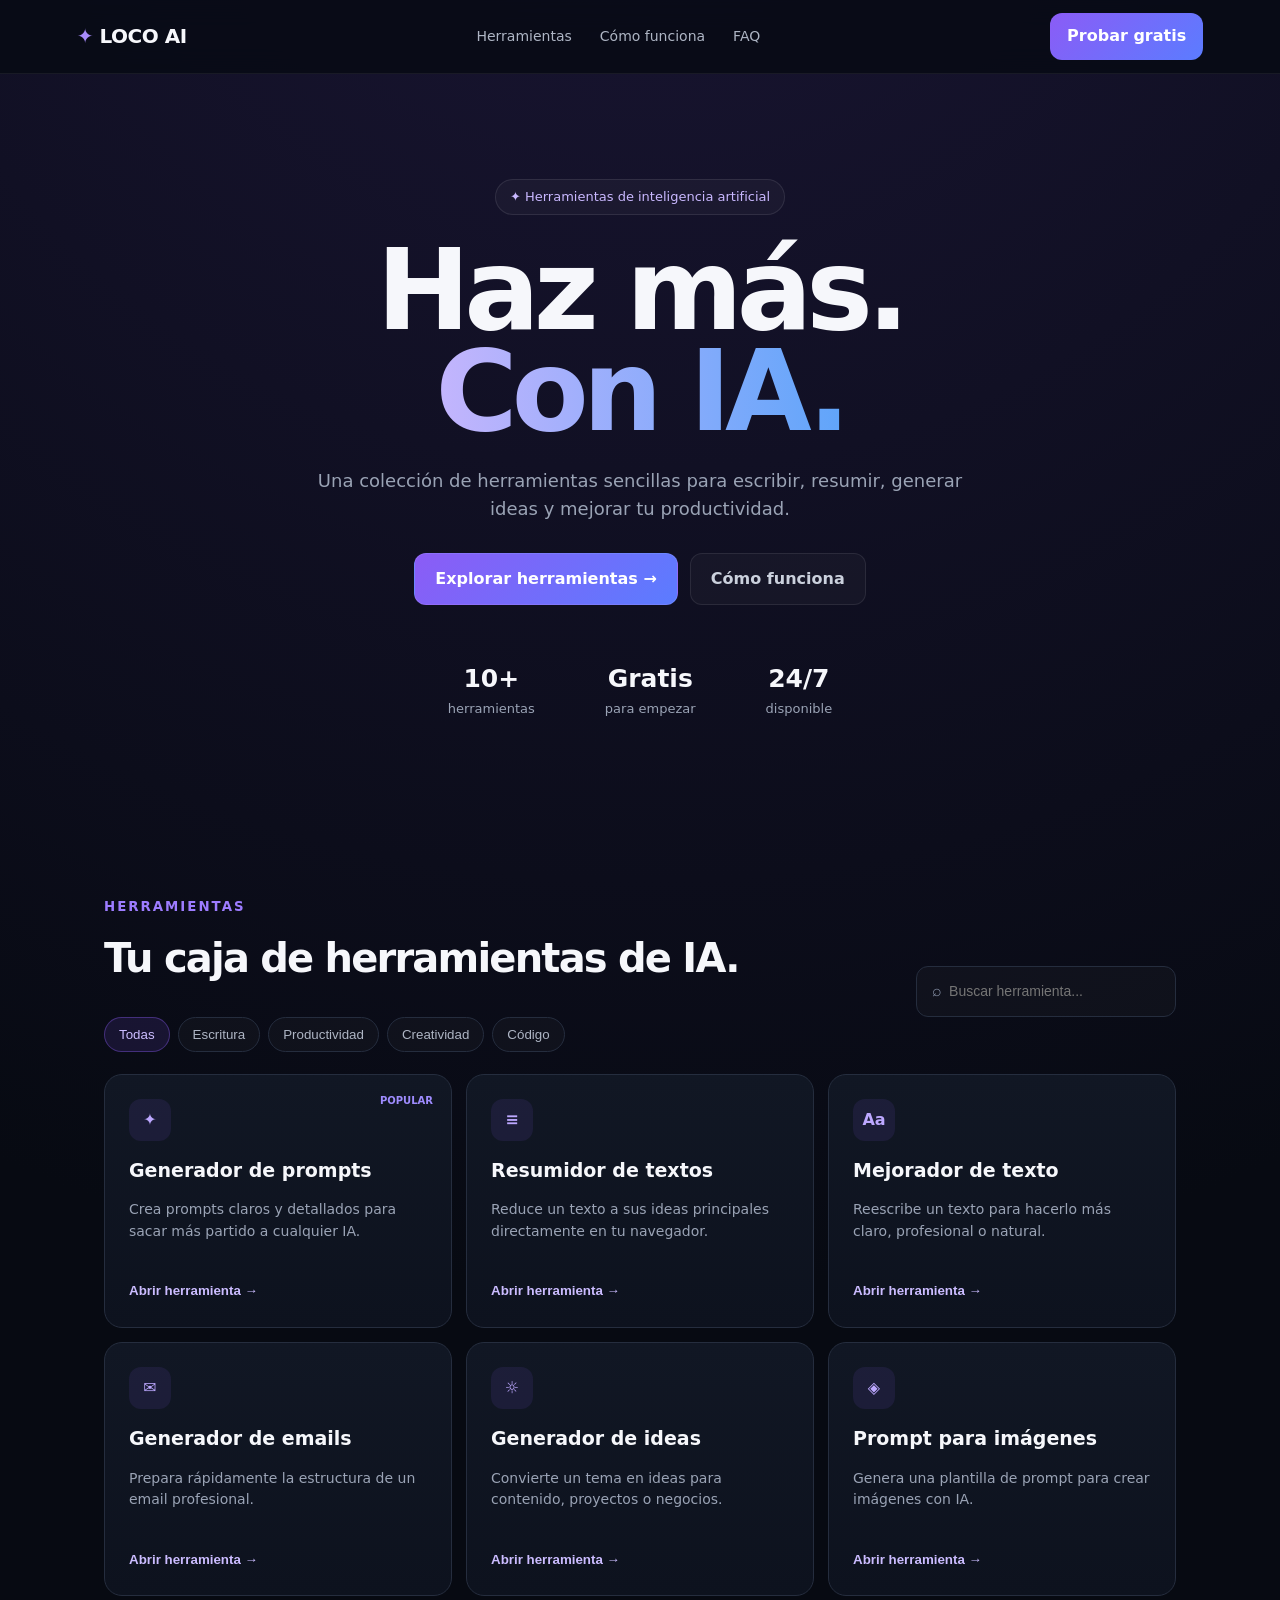
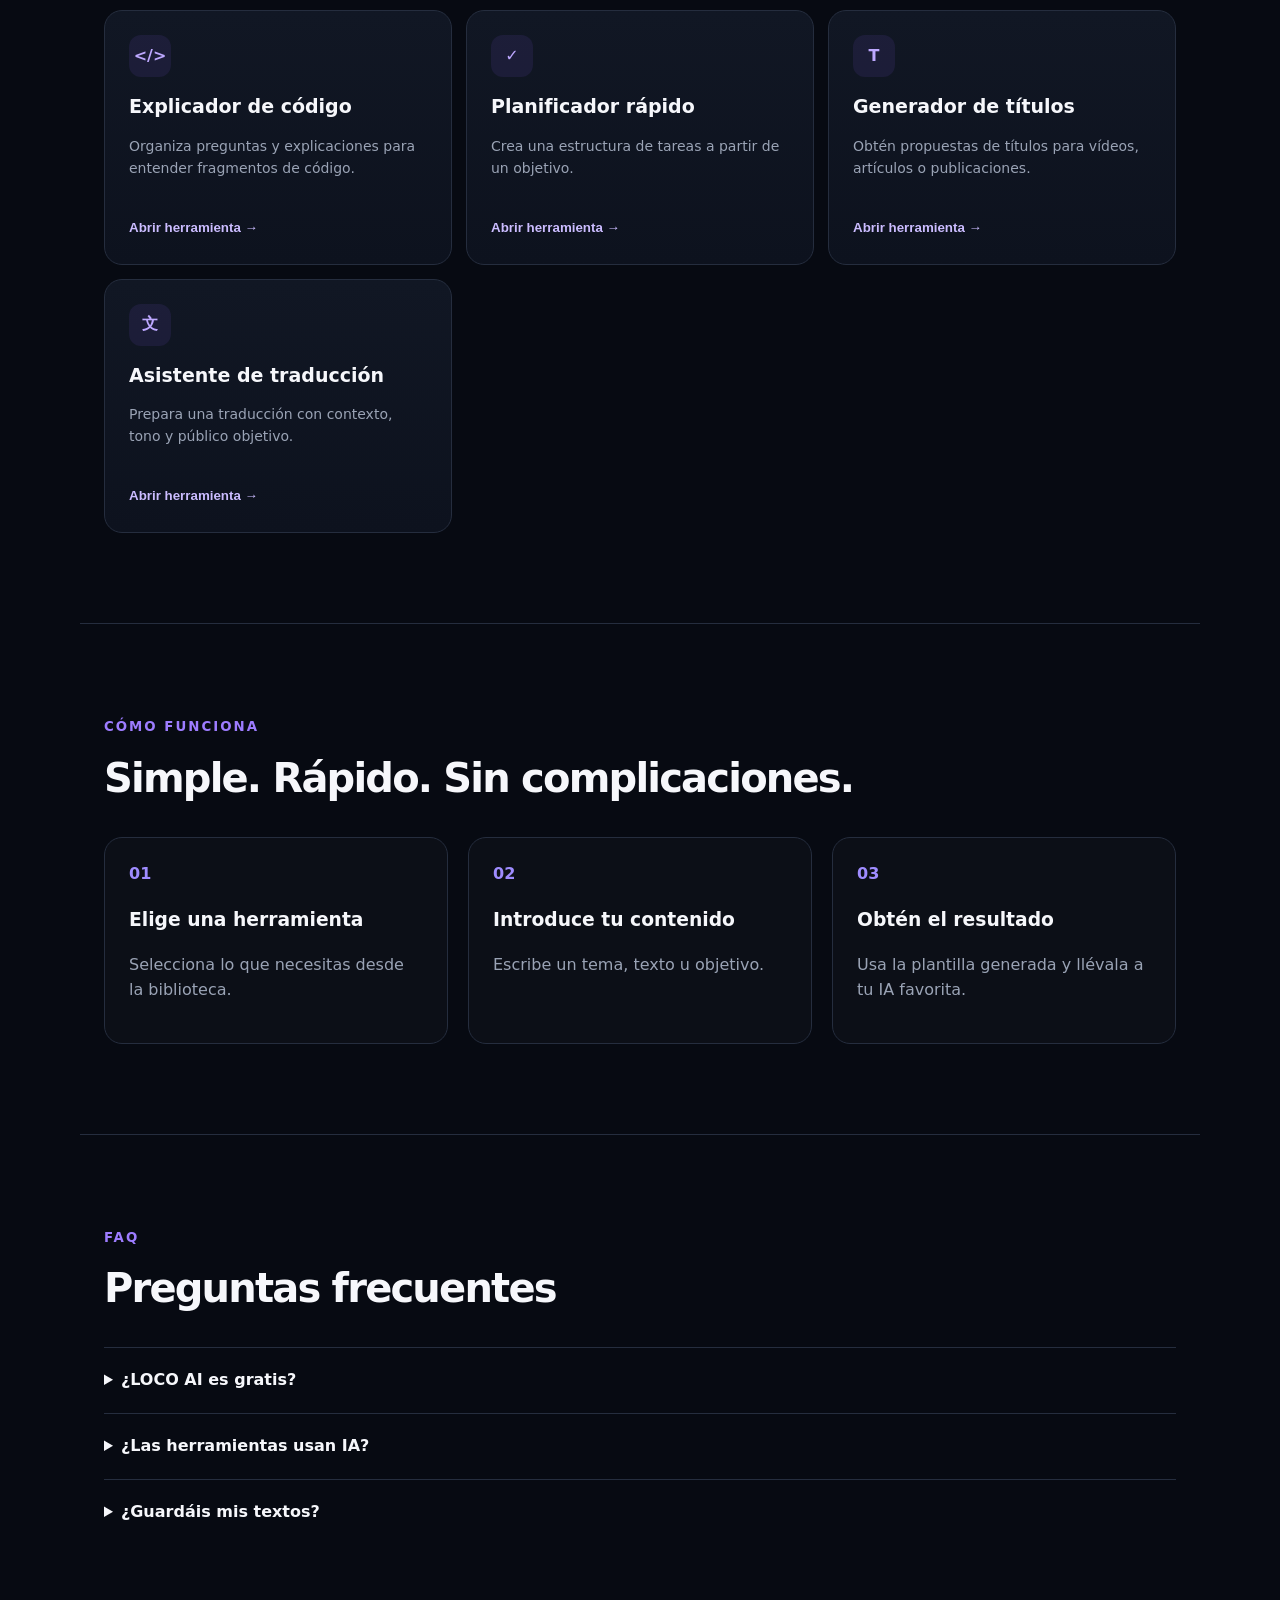
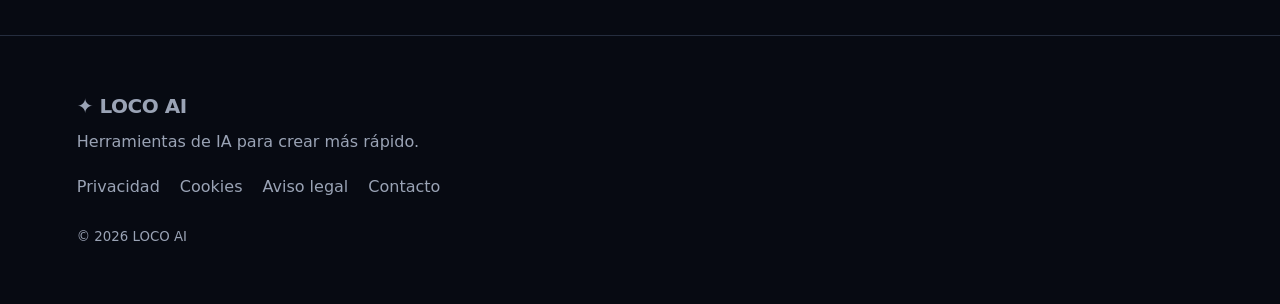
<file: index.html>
<!doctype html>
<html lang="es">
<head>
<meta charset="utf-8">
<meta name="viewport" content="width=device-width,initial-scale=1">
<meta name="description" content="LOCO AI: herramientas de inteligencia artificial sencillas para escribir, resumir, crear ideas y trabajar mejor.">
<meta name="theme-color" content="#080b14">
<title>LOCO AI — Herramientas de IA</title>
<link rel="stylesheet" href="style.css">
</head>
<body>
<header class="nav">
  <a class="brand" href="#inicio"><span>✦</span> LOCO AI</a>
  <nav><a href="#herramientas">Herramientas</a><a href="#como">Cómo funciona</a><a href="#faq">FAQ</a></nav>
  <a class="nav-cta" href="#herramientas">Probar gratis</a>
</header>

<main>
<section class="hero" id="inicio">
  <div class="pill">✦ Herramientas de inteligencia artificial</div>
  <h1>Haz más.<br><em>Con IA.</em></h1>
  <p>Una colección de herramientas sencillas para escribir, resumir, generar ideas y mejorar tu productividad.</p>
  <div class="actions"><a class="btn primary" href="#herramientas">Explorar herramientas →</a><a class="btn ghost" href="#como">Cómo funciona</a></div>
  <div class="stats"><div><b>10+</b><span>herramientas</span></div><div><b>Gratis</b><span>para empezar</span></div><div><b>24/7</b><span>disponible</span></div></div>
</section>

<section class="section" id="herramientas">
  <div class="section-top"><div><small>HERRAMIENTAS</small><h2>Tu caja de herramientas de IA.</h2></div><label class="search">⌕ <input id="search" placeholder="Buscar herramienta..."></label></div>
  <div class="cats">
    <button class="cat active" data-cat="all">Todas</button><button class="cat" data-cat="writing">Escritura</button>
    <button class="cat" data-cat="productivity">Productividad</button><button class="cat" data-cat="creative">Creatividad</button><button class="cat" data-cat="coding">Código</button>
  </div>
  <div class="grid" id="grid">
    <article class="card" data-cat="writing" data-name="Generador de prompts"><div class="ico">✦</div><span class="label">POPULAR</span><h3>Generador de prompts</h3><p>Crea prompts claros y detallados para sacar más partido a cualquier IA.</p><button onclick="openTool('prompt')">Abrir herramienta →</button></article>
    <article class="card" data-cat="writing" data-name="Resumidor de textos"><div class="ico">≡</div><h3>Resumidor de textos</h3><p>Reduce un texto a sus ideas principales directamente en tu navegador.</p><button onclick="openTool('summary')">Abrir herramienta →</button></article>
    <article class="card" data-cat="writing" data-name="Mejorador de texto"><div class="ico">Aa</div><h3>Mejorador de texto</h3><p>Reescribe un texto para hacerlo más claro, profesional o natural.</p><button onclick="openTool('rewrite')">Abrir herramienta →</button></article>
    <article class="card" data-cat="writing" data-name="Generador de emails"><div class="ico">✉</div><h3>Generador de emails</h3><p>Prepara rápidamente la estructura de un email profesional.</p><button onclick="openTool('email')">Abrir herramienta →</button></article>
    <article class="card" data-cat="productivity" data-name="Generador de ideas"><div class="ico">☼</div><h3>Generador de ideas</h3><p>Convierte un tema en ideas para contenido, proyectos o negocios.</p><button onclick="openTool('ideas')">Abrir herramienta →</button></article>
    <article class="card" data-cat="creative" data-name="Ideas para imágenes"><div class="ico">◈</div><h3>Prompt para imágenes</h3><p>Genera una plantilla de prompt para crear imágenes con IA.</p><button onclick="openTool('image')">Abrir herramienta →</button></article>
    <article class="card" data-cat="coding" data-name="Explicador de código"><div class="ico">&lt;/&gt;</div><h3>Explicador de código</h3><p>Organiza preguntas y explicaciones para entender fragmentos de código.</p><button onclick="openTool('code')">Abrir herramienta →</button></article>
    <article class="card" data-cat="productivity" data-name="Planificador"><div class="ico">✓</div><h3>Planificador rápido</h3><p>Crea una estructura de tareas a partir de un objetivo.</p><button onclick="openTool('plan')">Abrir herramienta →</button></article>
    <article class="card" data-cat="creative" data-name="Generador de títulos"><div class="ico">T</div><h3>Generador de títulos</h3><p>Obtén propuestas de títulos para vídeos, artículos o publicaciones.</p><button onclick="openTool('titles')">Abrir herramienta →</button></article>
    <article class="card" data-cat="productivity" data-name="Traductor"><div class="ico">文</div><h3>Asistente de traducción</h3><p>Prepara una traducción con contexto, tono y público objetivo.</p><button onclick="openTool('translate')">Abrir herramienta →</button></article>
  </div>
</section>

<section class="how" id="como"><small>CÓMO FUNCIONA</small><h2>Simple. Rápido. Sin complicaciones.</h2><div class="steps"><div><b>01</b><h3>Elige una herramienta</h3><p>Selecciona lo que necesitas desde la biblioteca.</p></div><div><b>02</b><h3>Introduce tu contenido</h3><p>Escribe un tema, texto u objetivo.</p></div><div><b>03</b><h3>Obtén el resultado</h3><p>Usa la plantilla generada y llévala a tu IA favorita.</p></div></div></section>

<section class="faq" id="faq"><small>FAQ</small><h2>Preguntas frecuentes</h2>
<details><summary>¿LOCO AI es gratis?</summary><p>La versión inicial está pensada para ofrecer herramientas gratuitas. Algunas funciones futuras podrían depender de servicios externos.</p></details>
<details><summary>¿Las herramientas usan IA?</summary><p>Esta V1 incluye herramientas que funcionan en el navegador y asistentes que generan prompts o estructuras. Las funciones con modelos de IA conectados se pueden añadir posteriormente mediante una API.</p></details>
<details><summary>¿Guardáis mis textos?</summary><p>En esta versión, las herramientas locales procesan el contenido en tu navegador. Antes de añadir servicios externos se indicará qué datos se envían y para qué.</p></details>
</section>
</main>

<footer><div class="brand">✦ LOCO AI</div><p>Herramientas de IA para crear más rápido.</p><div class="footlinks"><a href="privacidad.html">Privacidad</a><a href="cookies.html">Cookies</a><a href="aviso-legal.html">Aviso legal</a><a href="contacto.html">Contacto</a></div><small>© 2026 LOCO AI</small></footer>

<div class="modal" id="modal"><div class="modal-box"><button class="close" onclick="closeTool()">×</button><span class="modal-label">HERRAMIENTA</span><h2 id="modalTitle"></h2><p id="modalDesc"></p><label>Tu contenido</label><textarea id="input" rows="7" placeholder="Escribe aquí..."></textarea><button class="btn primary full" onclick="runTool()">Generar resultado</button><div id="result" class="result"></div></div></div>
<script src="script.js"></script>
</body>
</html>
</file>
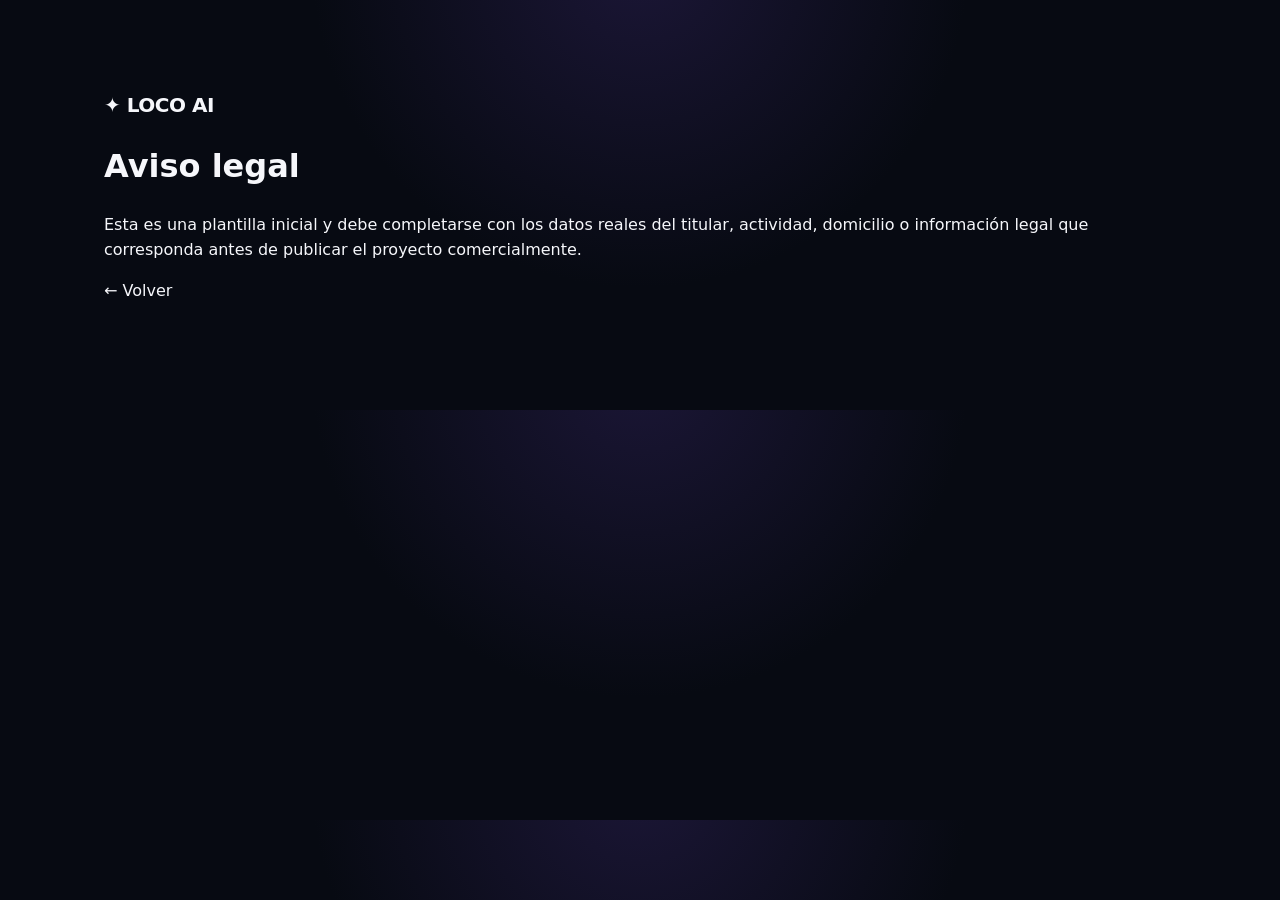
<file: aviso-legal.html>
<!doctype html><html lang="es"><head><meta charset="utf-8"><meta name="viewport" content="width=device-width,initial-scale=1"><title>Aviso legal — LOCO AI</title><link rel="stylesheet" href="style.css"></head><body><main class="section"><a class="brand" href="index.html">✦ LOCO AI</a><h1>Aviso legal</h1><p>Esta es una plantilla inicial y debe completarse con los datos reales del titular, actividad, domicilio o información legal que corresponda antes de publicar el proyecto comercialmente.</p><p><a href="index.html">← Volver</a></p></main></body></html>
</file>
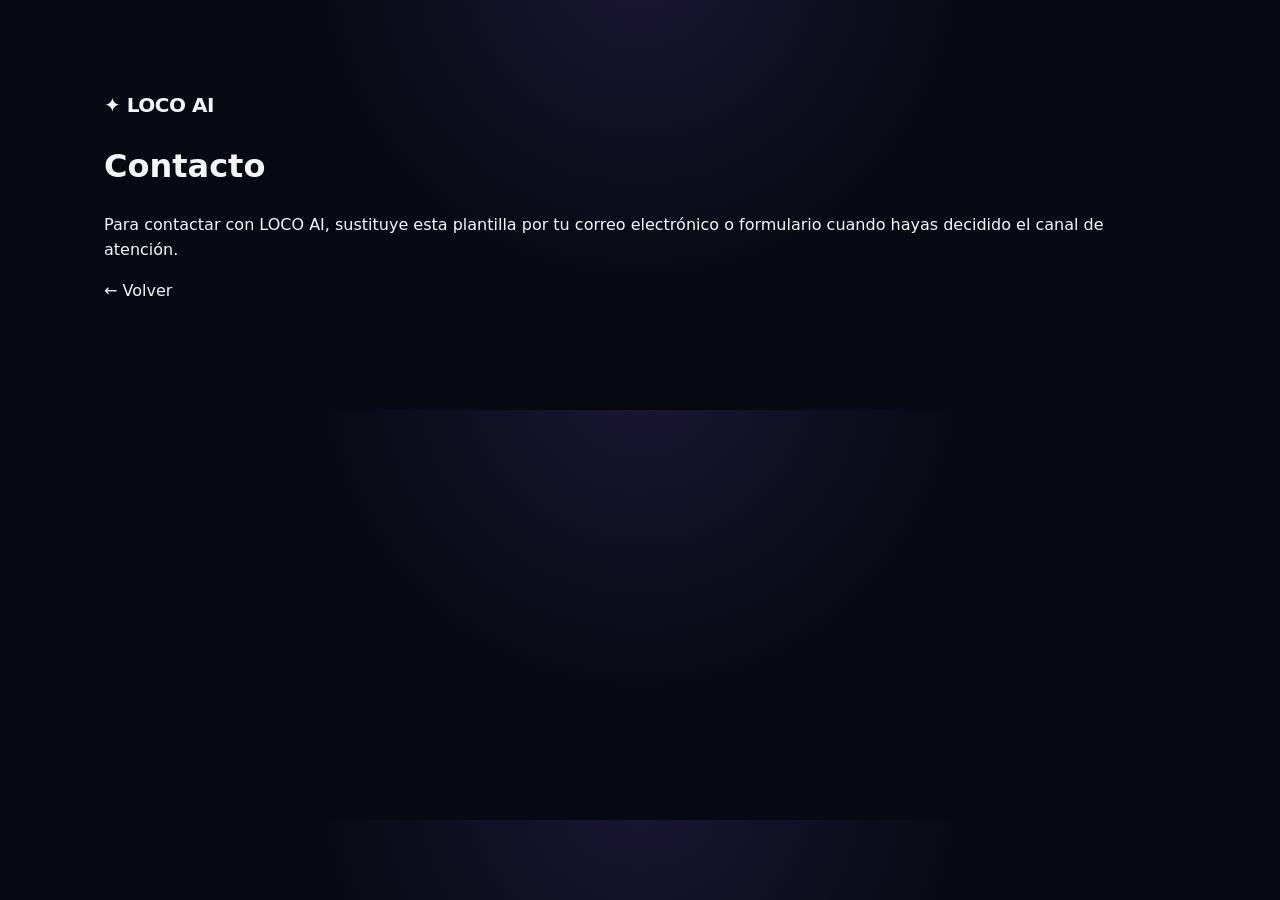
<file: contacto.html>
<!doctype html><html lang="es"><head><meta charset="utf-8"><meta name="viewport" content="width=device-width,initial-scale=1"><title>Contacto — LOCO AI</title><link rel="stylesheet" href="style.css"></head><body><main class="section"><a class="brand" href="index.html">✦ LOCO AI</a><h1>Contacto</h1><p>Para contactar con LOCO AI, sustituye esta plantilla por tu correo electrónico o formulario cuando hayas decidido el canal de atención.</p><p><a href="index.html">← Volver</a></p></main></body></html>
</file>
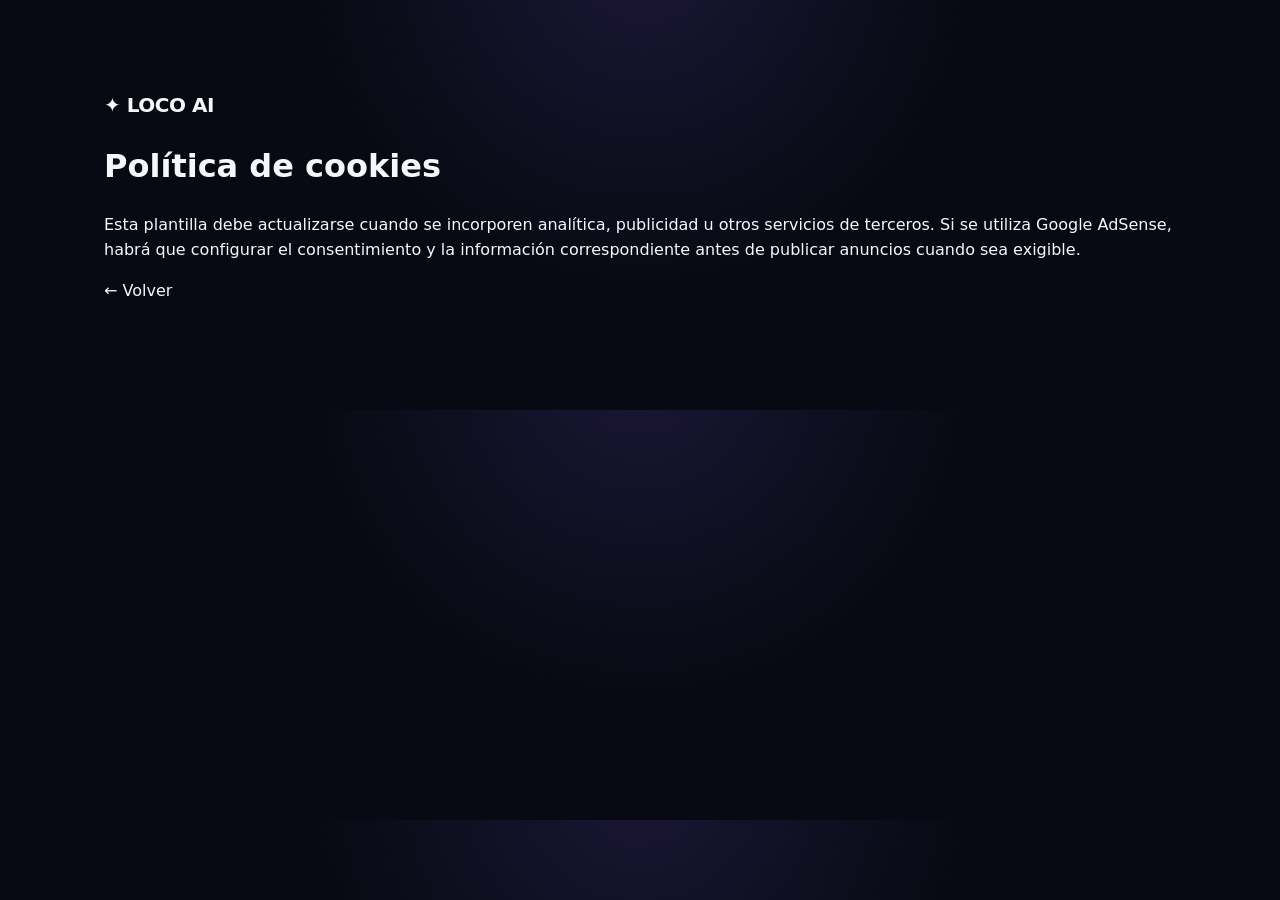
<file: cookies.html>
<!doctype html><html lang="es"><head><meta charset="utf-8"><meta name="viewport" content="width=device-width,initial-scale=1"><title>Cookies — LOCO AI</title><link rel="stylesheet" href="style.css"></head><body><main class="section"><a class="brand" href="index.html">✦ LOCO AI</a><h1>Política de cookies</h1><p>Esta plantilla debe actualizarse cuando se incorporen analítica, publicidad u otros servicios de terceros. Si se utiliza Google AdSense, habrá que configurar el consentimiento y la información correspondiente antes de publicar anuncios cuando sea exigible.</p><p><a href="index.html">← Volver</a></p></main></body></html>
</file>
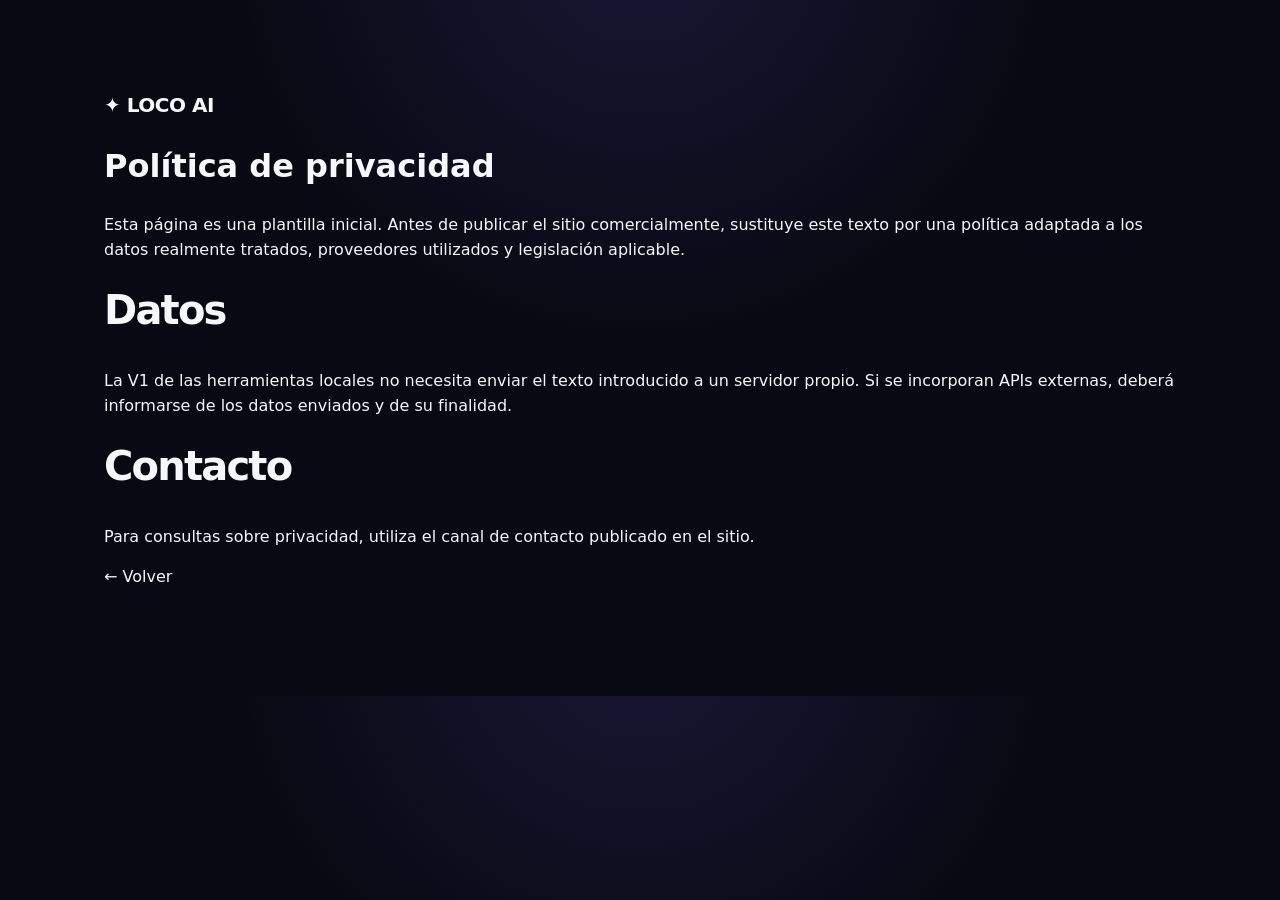
<file: privacidad.html>
<!doctype html><html lang="es"><head><meta charset="utf-8"><meta name="viewport" content="width=device-width,initial-scale=1"><title>Política de privacidad — LOCO AI</title><link rel="stylesheet" href="style.css"></head><body><main class="section"><a class="brand" href="index.html">✦ LOCO AI</a><h1>Política de privacidad</h1><p>Esta página es una plantilla inicial. Antes de publicar el sitio comercialmente, sustituye este texto por una política adaptada a los datos realmente tratados, proveedores utilizados y legislación aplicable.</p><h2>Datos</h2><p>La V1 de las herramientas locales no necesita enviar el texto introducido a un servidor propio. Si se incorporan APIs externas, deberá informarse de los datos enviados y de su finalidad.</p><h2>Contacto</h2><p>Para consultas sobre privacidad, utiliza el canal de contacto publicado en el sitio.</p><p><a href="index.html">← Volver</a></p></main></body></html>
</file>
<file: style.css>
:root{--bg:#070a12;--panel:#101522;--panel2:#151b2a;--text:#f6f7fb;--muted:#9aa3b5;--line:#252d3e;--accent:#8b5cf6;--accent2:#5b7cff}
*{box-sizing:border-box}html{scroll-behavior:smooth}body{margin:0;background:radial-gradient(circle at 50% -10%,#1b1636 0,#070a12 42%);color:var(--text);font-family:Inter,ui-sans-serif,system-ui,-apple-system,BlinkMacSystemFont,"Segoe UI",sans-serif;line-height:1.55}.nav{height:74px;display:flex;align-items:center;justify-content:space-between;padding:0 6%;border-bottom:1px solid #ffffff10;position:sticky;top:0;z-index:5;background:#080b14d9;backdrop-filter:blur(14px)}a{color:inherit;text-decoration:none}.brand{font-weight:900;letter-spacing:-.5px;font-size:20px}.brand span{color:#a78bfa}.nav nav{display:flex;gap:28px;color:#aeb5c4;font-size:14px}.nav-cta,.primary{background:linear-gradient(135deg,#8b5cf6,#5b7cff);border:0;color:#fff;padding:11px 17px;border-radius:12px;font-weight:800}.hero{max-width:1050px;margin:auto;text-align:center;padding:105px 24px 85px}.pill{display:inline-block;border:1px solid #ffffff18;background:#ffffff08;color:#c9b8ff;border-radius:999px;padding:7px 14px;font-size:13px}.hero h1{font-size:clamp(58px,10vw,112px);line-height:.9;letter-spacing:-6px;margin:25px 0}.hero h1 em{font-style:normal;background:linear-gradient(90deg,#c4b5fd,#60a5fa);-webkit-background-clip:text;color:transparent}.hero p{max-width:650px;margin:0 auto;color:var(--muted);font-size:18px}.actions{display:flex;justify-content:center;gap:12px;margin:30px 0}.btn{display:inline-flex;align-items:center;justify-content:center;padding:13px 20px;border-radius:12px;font-weight:800;border:1px solid #ffffff16}.ghost{color:#cbd1dd;background:#ffffff08}.stats{display:flex;justify-content:center;gap:70px;margin-top:55px}.stats div{display:flex;flex-direction:column}.stats b{font-size:25px}.stats span{color:var(--muted);font-size:13px}.section,.how,.faq{max-width:1120px;margin:auto;padding:90px 24px}.section-top{display:flex;align-items:end;justify-content:space-between;gap:20px}.section small,.how small,.faq small{color:#9d7cff;font-weight:900;letter-spacing:2px}.section h2,.how h2,.faq h2{font-size:40px;letter-spacing:-1.8px;margin:8px 0 28px}.search{border:1px solid var(--line);background:#ffffff06;padding:12px 15px;border-radius:12px;color:#8791a6;min-width:260px}.search input{background:none;border:0;outline:0;color:#fff;width:85%;font-size:14px}.cats{display:flex;gap:8px;flex-wrap:wrap;margin-bottom:22px}.cat{background:#ffffff06;color:#aeb5c4;border:1px solid var(--line);border-radius:999px;padding:9px 14px}.cat.active{background:#8b5cf620;color:#cbbcff;border-color:#8b5cf660}.grid{display:grid;grid-template-columns:repeat(3,1fr);gap:14px}.card{position:relative;background:linear-gradient(180deg,#111724,#0d121e);border:1px solid var(--line);border-radius:18px;padding:24px;min-height:245px;transition:.2s}.card:hover{transform:translateY(-3px);border-color:#8b5cf650}.ico{height:42px;width:42px;display:grid;place-items:center;border-radius:12px;background:#8b5cf61a;color:#bda8ff;font-weight:900;margin-bottom:15px}.label{position:absolute;right:18px;top:18px;color:#9f8cff;font-size:10px;font-weight:900}.card h3{margin:0 0 8px;font-size:19px}.card p{color:var(--muted);font-size:14px;min-height:65px}.card button{background:none;border:0;color:#cbbcff;font-weight:800;padding:0;cursor:pointer}.how{border-top:1px solid var(--line);border-bottom:1px solid var(--line)}.steps{display:grid;grid-template-columns:repeat(3,1fr);gap:20px}.steps>div{background:#ffffff05;border:1px solid var(--line);border-radius:18px;padding:24px}.steps b{color:#9f8cff}.steps p,.faq p{color:var(--muted)}.faq details{border-top:1px solid var(--line);padding:20px 0}.faq summary{cursor:pointer;font-weight:800}footer{padding:55px 6%;border-top:1px solid var(--line);color:var(--muted)}footer p{margin:8px 0 20px}.footlinks{display:flex;gap:20px;flex-wrap:wrap;margin-bottom:25px}.footlinks a:hover{color:#fff}.modal{display:none;position:fixed;inset:0;background:#000b;z-index:20;padding:20px;overflow:auto}.modal.show{display:grid;place-items:center}.modal-box{width:min(700px,100%);background:#101522;border:1px solid var(--line);border-radius:22px;padding:30px;position:relative}.close{position:absolute;right:18px;top:14px;background:none;border:0;color:#fff;font-size:30px;cursor:pointer}.modal-label{color:#9f8cff;font-size:11px;font-weight:900;letter-spacing:2px}.modal-box h2{font-size:32px;margin:7px 0}.modal-box>p{color:var(--muted)}.modal-box label{display:block;font-size:13px;font-weight:800;margin:18px 0 7px}.modal-box textarea{width:100%;resize:vertical;background:#080b12;border:1px solid var(--line);border-radius:12px;color:#fff;padding:14px;outline:0}.full{width:100%;margin-top:12px;cursor:pointer}.result{display:none;margin-top:16px;background:#080b12;border:1px solid var(--line);border-radius:12px;padding:16px;color:#dce1eb;white-space:pre-wrap}.result.show{display:block}@media(max-width:800px){.nav nav{display:none}.hero{padding-top:70px}.hero h1{letter-spacing:-3px}.stats{gap:25px}.section-top{align-items:stretch;flex-direction:column}.search{min-width:0}.grid,.steps{grid-template-columns:1fr}.section h2,.how h2,.faq h2{font-size:32px}.actions{flex-direction:column}.nav-cta{display:none}}
</file>
